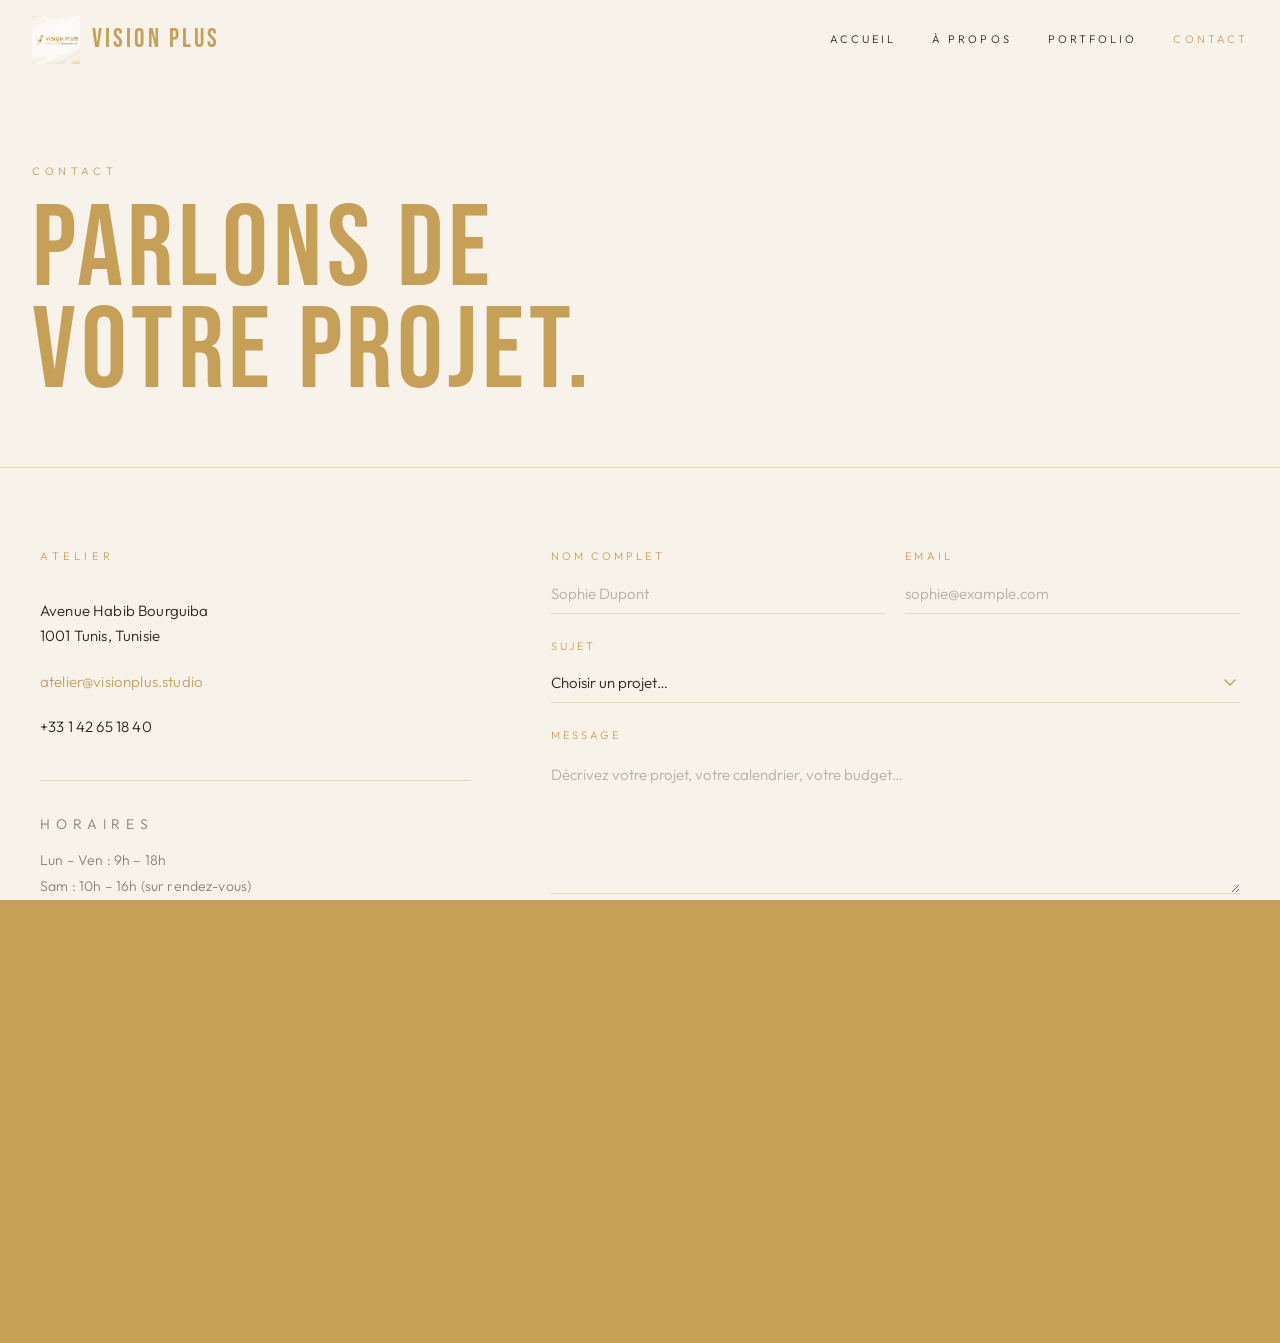
<file: contact.html>
<!DOCTYPE html>
<html lang="fr">
  <head>
    <meta charset="UTF-8" />
    <meta name="viewport" content="width=device-width, initial-scale=1.0" />
    <title>Contact — Vision Plus</title>
    <meta name="description" content="Contactez Vision Plus pour vos projets de photographie : portrait, mode, mariage et éditorial à Paris." />
    <link rel="icon" href="img/favicon.jpg" type="image/jpeg" />
    <link rel="apple-touch-icon" href="img/logo.jpg" />
    <link rel="preconnect" href="https://fonts.googleapis.com" />
    <link rel="preconnect" href="https://fonts.gstatic.com" crossorigin />
    <link href="https://fonts.googleapis.com/css2?family=Bebas+Neue&family=Cormorant+Garamond:ital,wght@0,400;0,500;0,600;1,400&family=Outfit:wght@300;400;500;600&display=swap" rel="stylesheet" />
    <link rel="stylesheet" href="css/styles.css" />
    <link rel="stylesheet" href="css/animations.css" />
  </head>
  <body class="page-contact">
    <div class="page-transition" aria-hidden="true"></div>

    <a class="skip-link" href="#contact">Aller au contenu</a>

    <header class="site-header" id="site-header">
      <a class="logo" href="index.html">
        <img src="img/logo.jpg" alt="" width="793" height="793" />
        <span>Vision Plus</span>
      </a>
      <nav class="nav" aria-label="Navigation principale">
        <a href="index.html">Accueil</a>
        <a href="a-propos.html">À propos</a>
        <a href="portfolio.html">Portfolio</a>
        <a href="contact.html" class="is-active">Contact</a>
      </nav>
      <button class="menu-toggle" type="button" aria-expanded="false" aria-controls="mobile-menu">Menu</button>
    </header>

    <div class="mobile-menu" id="mobile-menu" hidden>
      <a href="index.html">Accueil</a>
      <a href="a-propos.html">À propos</a>
      <a href="portfolio.html">Portfolio</a>
      <a href="contact.html">Contact</a>
    </div>

    <main>
      <!-- PAGE HERO -->
      <section class="page-hero" id="contact">
        <div class="page-hero__inner">
          <p class="eyebrow reveal-up" style="--delay:.1s">Contact</p>
          <h1 class="reveal-up" style="--delay:.25s">Parlons de<br />votre projet.</h1>
        </div>
      </section>

      <!-- CONTACT SECTION -->
      <section class="contact-section">
        <div class="contact-section__inner">
          <div class="contact-info reveal-left">
            <p class="eyebrow">Atelier</p>
            <address>
              <p>Avenue Habib Bourguiba<br />1001 Tunis, Tunisie</p>
              <p>
                <a href="mailto:atelier@visionplus.studio">atelier@visionplus.studio</a>
              </p>
              <p>+33 1 42 65 18 40</p>
            </address>
            <div class="contact-hours">
              <p class="eyebrow">Horaires</p>
              <p>Lun – Ven : 9h – 18h</p>
              <p>Sam : 10h – 16h (sur rendez-vous)</p>
            </div>
          </div>

          <form class="contact-form reveal-right" id="contact-form" novalidate>
            <div class="form-row">
              <div class="form-field">
                <label for="name">Nom complet</label>
                <input type="text" id="name" name="name" required autocomplete="name" placeholder="Sophie Dupont" />
              </div>
              <div class="form-field">
                <label for="email">Email</label>
                <input type="email" id="email" name="email" required autocomplete="email" placeholder="sophie@example.com" />
              </div>
            </div>
            <div class="form-field">
              <label for="subject">Sujet</label>
              <select id="subject" name="subject">
                <option value="">Choisir un projet…</option>
                <option value="portrait">Portrait</option>
                <option value="mode">Mode / Éditorial</option>
                <option value="mariage">Mariage</option>
                <option value="autre">Autre</option>
              </select>
            </div>
            <div class="form-field">
              <label for="message">Message</label>
              <textarea id="message" name="message" rows="5" required placeholder="Décrivez votre projet, votre calendrier, votre budget…"></textarea>
            </div>
            <button class="btn btn--gold" type="submit">Envoyer le message</button>
            <p class="form-status" id="form-status" aria-live="polite"></p>
          </form>
        </div>
      </section>
    </main>

    <footer class="site-footer">
      <div class="footer__brand">
        <img class="footer__logo" src="img/logo.jpg" alt="Vision Plus" width="793" height="793" />
        <p>Immortalisez chaque instant</p>
      </div>
      <div class="footer__meta">
        <p>12 rue de Penthièvre<br />75008 Paris</p>
        <p>
          <a href="mailto:atelier@visionplus.studio">atelier@visionplus.studio</a><br />
          +33 1 42 65 18 40
        </p>
      </div>
      <nav class="footer__nav">
        <a href="index.html">Accueil</a>
        <a href="a-propos.html">À propos</a>
        <a href="portfolio.html">Portfolio</a>
        <a href="contact.html">Contact</a>
      </nav>
      <p class="footer__copy">© 2026 Vision Plus — Tous droits réservés</p>
    </footer>

    <script src="js/main.js"></script>
    <script src="js/animations.js"></script>
    <script src="js/contact.js"></script>
  </body>
</html>
</file>
<file: css/styles.css>
:root {
  --bg: #f7f3eb;
  --bg-elevated: #fffdf8;
  --gold: #c6a056;
  --gold-deep: #9a7a32;
  --gold-soft: #e6d3a4;
  --fg: #2a2418;
  --muted: #8a8174;
  --line: rgba(198, 160, 86, 0.35);
  --white: #fffcf6;
  --font-display: "Bebas Neue", sans-serif;
  --font-serif: "Cormorant Garamond", serif;
  --font-sans: "Outfit", sans-serif;
  --header-h: 80px;
  --gap: 8px;
}

*,
*::before,
*::after {
  box-sizing: border-box;
  margin: 0;
  padding: 0;
  border-radius: 0;
}

html {
  scroll-behavior: smooth;
  scroll-padding-top: var(--header-h);
}

body {
  background: var(--bg);
  color: var(--fg);
  font-family: var(--font-sans);
  font-weight: 300;
  line-height: 1.6;
  letter-spacing: 0.01em;
  -webkit-font-smoothing: antialiased;
}

img {
  display: block;
  max-width: 100%;
  border-radius: 0;
}

a {
  color: inherit;
  text-decoration: none;
}

button {
  font: inherit;
  color: inherit;
  background: none;
  border: 0;
  cursor: pointer;
  border-radius: 0;
}

.skip-link {
  position: absolute;
  left: 16px;
  top: -40px;
  z-index: 100;
  background: var(--gold);
  color: var(--white);
  padding: 8px 16px;
  text-transform: uppercase;
  letter-spacing: 0.14em;
  font-size: 12px;
}

.skip-link:focus {
  top: 16px;
}

.eyebrow {
  font-size: 11px;
  letter-spacing: 0.42em;
  text-transform: uppercase;
  color: var(--gold);
  margin-bottom: 18px;
}

h1,
h2 {
  font-family: var(--font-display);
  font-weight: 400;
  line-height: 0.9;
  letter-spacing: 0.04em;
  color: var(--gold);
}

.btn {
  display: inline-flex;
  align-items: center;
  justify-content: center;
  min-height: 48px;
  padding: 0 28px;
  border: 1px solid var(--gold);
  color: var(--gold);
  text-transform: uppercase;
  letter-spacing: 0.22em;
  font-size: 11px;
  font-weight: 500;
  background: transparent;
  transition: background 0.25s ease, color 0.25s ease;
}

.btn:hover,
.btn:focus-visible {
  background: var(--gold);
  color: var(--white);
}

/* Header */

.site-header {
  position: fixed;
  inset: 0 0 auto;
  z-index: 40;
  height: var(--header-h);
  display: flex;
  align-items: center;
  justify-content: space-between;
  padding: 0 32px;
  background: rgba(247, 243, 235, 0.72);
  transition: background 0.3s ease, border-color 0.3s ease;
  border-bottom: 1px solid transparent;
}

.site-header.is-scrolled {
  background: rgba(247, 243, 235, 0.96);
  border-bottom-color: var(--line);
}

.logo {
  display: flex;
  align-items: center;
  gap: 12px;
  color: var(--gold);
  font-family: var(--font-display);
  font-size: 26px;
  letter-spacing: 0.12em;
}

.logo img {
  height: 48px;
  width: 48px;
  object-fit: cover;
}

.nav {
  display: flex;
  gap: 36px;
}

.nav a {
  font-size: 11px;
  letter-spacing: 0.28em;
  text-transform: uppercase;
  color: var(--fg);
}

.nav a:hover,
.nav a.is-active {
  color: var(--gold);
}

.menu-toggle {
  display: none;
  font-size: 11px;
  letter-spacing: 0.28em;
  text-transform: uppercase;
  color: var(--gold);
}

.mobile-menu {
  position: fixed;
  inset: 0;
  z-index: 35;
  background: var(--bg);
  display: flex;
  flex-direction: column;
  justify-content: center;
  gap: 28px;
  padding: 96px 32px;
}

.mobile-menu a {
  font-family: var(--font-display);
  font-size: clamp(48px, 12vw, 88px);
  letter-spacing: 0.06em;
  line-height: 0.95;
  color: var(--gold);
}

.mobile-menu[hidden] {
  display: none;
}

/* Hero / Accueil */

.hero {
  position: relative;
  min-height: 100vh;
  display: flex;
  flex-direction: column;
  justify-content: center;
  overflow: hidden;
}

.hero__bands {
  position: absolute;
  inset: 0;
  display: flex;
  flex-direction: column;
  gap: var(--gap);
  padding: calc(var(--header-h) + 8px) 0 8px;
}

.marquee {
  flex: 1;
  overflow: hidden;
  min-height: 0;
}

.marquee__track {
  display: flex;
  width: max-content;
  height: 100%;
  will-change: transform;
  animation: marquee 48s linear infinite;
}

.marquee--reverse .marquee__track {
  animation-duration: 56s;
  animation-direction: reverse;
}

.marquee:hover .marquee__track {
  animation-play-state: paused;
}

.marquee__group {
  display: flex;
  gap: var(--gap);
  padding-right: var(--gap);
  height: 100%;
}

.marquee img {
  height: 100%;
  width: min(32vw, 420px);
  max-width: none;
  flex-shrink: 0;
  object-fit: cover;
  pointer-events: none;
}

@keyframes marquee {
  from {
    transform: translateX(0);
  }
  to {
    transform: translateX(-50%);
  }
}

.hero__veil {
  position: absolute;
  inset: 0;
  background: linear-gradient(
    180deg,
    rgba(247, 243, 235, 0.28) 0%,
    rgba(247, 243, 235, 0.58) 48%,
    rgba(247, 243, 235, 0.34) 100%
  );
  pointer-events: none;
}

.hero__content {
  position: relative;
  z-index: 2;
  text-align: center;
  padding: 0 24px;
}

.hero__content h1 {
  font-size: clamp(72px, 12vw, 160px);
  letter-spacing: 0.08em;
  background: linear-gradient(180deg, #f3e4b8 0%, #c6a056 46%, #8d6c2c 100%);
  -webkit-background-clip: text;
  background-clip: text;
  color: transparent;
  filter: drop-shadow(0 10px 28px rgba(42, 36, 24, 0.28));
}

.hero__tagline {
  font-family: var(--font-serif);
  font-size: clamp(20px, 2.4vw, 32px);
  font-style: italic;
  font-weight: 400;
  color: var(--fg);
  margin: 8px 0 36px;
}

/* hero__scroll removed */

.statement {
  padding: 44px 32px;
  text-align: center;
  font-family: var(--font-display);
  font-size: clamp(28px, 5vw, 56px);
  letter-spacing: 0.1em;
  line-height: 1;
  color: var(--gold);
  background: var(--white);
}

/* About */

.about {
  padding: 120px 32px;
  background: var(--bg);
}

.about__grid {
  max-width: 1280px;
  margin: 0 auto;
  display: grid;
  grid-template-columns: minmax(280px, 0.9fr) 1.1fr;
  gap: 72px;
  align-items: center;
}

.about__portrait img {
  width: 100%;
  height: min(78vh, 760px);
  object-fit: cover;
}

.about__portrait figcaption {
  margin-top: 14px;
  font-size: 11px;
  letter-spacing: 0.28em;
  text-transform: uppercase;
  color: var(--gold);
}

.about h2 {
  font-size: clamp(44px, 6vw, 84px);
  max-width: 12ch;
  margin-bottom: 28px;
}

.lead {
  font-family: var(--font-serif);
  font-size: clamp(22px, 2vw, 28px);
  line-height: 1.45;
  margin-bottom: 22px;
  color: var(--fg);
}

.about__copy p {
  color: #5c564b;
  max-width: 58ch;
}

.facts {
  display: grid;
  grid-template-columns: repeat(3, minmax(0, 1fr));
  gap: 24px;
  margin-top: 56px;
}

.facts dt {
  font-family: var(--font-display);
  font-size: 42px;
  letter-spacing: 0.06em;
  color: var(--gold);
}

.facts dd {
  font-size: 11px;
  letter-spacing: 0.22em;
  text-transform: uppercase;
  color: var(--muted);
  margin-top: 6px;
}

/* Portfolio */

.portfolio {
  padding: 40px 32px 120px;
  background: var(--white);
}

.portfolio__header {
  max-width: 1280px;
  margin: 0 auto 48px;
  display: flex;
  justify-content: space-between;
  align-items: flex-end;
  gap: 32px;
}

.portfolio h2 {
  font-size: clamp(44px, 6vw, 84px);
}

.filters {
  display: flex;
  flex-wrap: wrap;
  gap: 8px;
}

.filter {
  min-height: 40px;
  padding: 0 16px;
  border: 1px solid transparent;
  font-size: 11px;
  letter-spacing: 0.22em;
  text-transform: uppercase;
  color: var(--muted);
}

.filter:hover,
.filter:focus-visible {
  color: var(--gold);
  border-color: var(--line);
}

.filter.is-active {
  color: var(--white);
  background: var(--gold);
  border-color: var(--gold);
}

.gallery {
  max-width: 1280px;
  margin: 0 auto;
  display: grid;
  grid-template-columns: repeat(3, minmax(0, 1fr));
  gap: var(--gap);
}

.work {
  position: relative;
  isolation: isolate;
  min-height: 320px;
  overflow: hidden;
  background: var(--bg);
}

.work > button,
.work figure {
  display: block;
  width: 100%;
  height: 100%;
  position: relative;
}

.work[hidden] {
  display: none;
}

.work img {
  width: 100%;
  height: 100%;
  min-height: 320px;
  object-fit: cover;
  transition: transform 0.6s ease, opacity 0.4s ease;
}

.work:hover img,
.work:focus-visible img {
  transform: scale(1.04);
  opacity: 0.78;
}

.work figcaption {
  position: absolute;
  left: 0;
  right: 0;
  bottom: 0;
  padding: 18px 20px;
  background: var(--white);
  transform: translateY(100%);
  transition: transform 0.35s ease;
}

.work:hover figcaption,
.work:focus-within figcaption {
  transform: translateY(0);
}

.work h3 {
  font-family: var(--font-display);
  font-size: 22px;
  letter-spacing: 0.08em;
  color: var(--gold);
}

.work p {
  font-size: 11px;
  letter-spacing: 0.22em;
  text-transform: uppercase;
  color: var(--muted);
  margin-top: 4px;
}

/* Footer */

.site-footer {
  border-top: 1px solid var(--line);
  padding: 56px 32px 40px;
  display: grid;
  grid-template-columns: 1.4fr 1fr 1fr auto;
  gap: 32px;
  align-items: end;
  max-width: 1344px;
  margin: 0 auto;
  background: var(--bg);
}

.footer__nav {
  display: flex;
  flex-direction: column;
  gap: 10px;
}

.footer__nav a {
  font-size: 11px;
  letter-spacing: 0.22em;
  text-transform: uppercase;
  color: var(--muted);
  transition: color 0.2s ease;
}

.footer__nav a:hover {
  color: var(--gold);
}

.footer__logo {
  height: 88px;
  width: auto;
  margin-bottom: 8px;
}

.footer__brand p:last-child,
.footer__meta,
.footer__copy {
  font-size: 13px;
  color: var(--muted);
}

.footer__meta a:hover {
  color: var(--gold);
}

/* Lightbox */

.lightbox {
  position: fixed;
  inset: 0;
  z-index: 60;
  background: var(--bg);
  display: grid;
  grid-template-columns: auto 1fr auto;
  align-items: center;
  gap: 16px;
  padding: 72px 24px 32px;
}

.lightbox[hidden] {
  display: none;
}

.lightbox figure {
  max-height: 100%;
  display: flex;
  flex-direction: column;
  align-items: center;
}

.lightbox img {
  max-height: calc(100vh - 160px);
  width: auto;
  max-width: 100%;
  object-fit: contain;
}

.lightbox figcaption {
  margin-top: 16px;
  font-size: 12px;
  letter-spacing: 0.2em;
  text-transform: uppercase;
  color: var(--gold);
}

.lightbox__close,
.lightbox__prev,
.lightbox__next {
  font-size: 11px;
  letter-spacing: 0.24em;
  text-transform: uppercase;
  min-height: 44px;
  padding: 0 14px;
  border: 1px solid var(--line);
  color: var(--gold);
}

.lightbox__close {
  position: absolute;
  top: 20px;
  right: 24px;
}

.lightbox__close:hover,
.lightbox__prev:hover,
.lightbox__next:hover,
.lightbox__close:focus-visible,
.lightbox__prev:focus-visible,
.lightbox__next:focus-visible {
  border-color: var(--gold);
  background: var(--gold);
  color: var(--white);
}

body.menu-open,
body.lightbox-open {
  overflow: hidden;
}

@media (max-width: 960px) {
  .nav {
    display: none;
  }

  .menu-toggle {
    display: block;
  }

  .about__grid,
  .portfolio__header,
  .site-footer,
  .gallery {
    grid-template-columns: 1fr;
  }

  .portfolio__header {
    align-items: flex-start;
    flex-direction: column;
  }

  .about__portrait img {
    height: 62vh;
  }

  .facts {
    grid-template-columns: 1fr;
    gap: 20px;
  }

  .marquee img {
    width: 70vw;
  }

  .lightbox {
    grid-template-columns: 1fr;
    padding: 88px 16px 24px;
  }

  .lightbox__prev,
  .lightbox__next {
    justify-self: stretch;
  }

  .footer__nav {
    display: none;
  }

  .services__grid,
  .team__grid {
    grid-template-columns: repeat(2, 1fr);
  }

  .contact-section__inner {
    grid-template-columns: 1fr;
  }
}

@media (max-width: 640px) {
  .site-header,
  .about,
  .portfolio,
  .site-footer {
    padding-left: 20px;
    padding-right: 20px;
  }

  .about {
    padding-top: 88px;
  }

  .hero__content h1 {
    font-size: 16vw;
  }

  .logo img {
    height: 52px;
  }

  .work,
  .work img {
    min-height: 260px;
  }

  .services__grid,
  .team__grid {
    grid-template-columns: 1fr;
  }

  .form-row {
    grid-template-columns: 1fr;
  }
}

@media (prefers-reduced-motion: reduce) {
  html {
    scroll-behavior: auto;
  }

  .marquee__track,
  .work img,
  .work figcaption {
    animation: none;
    transition: none;
  }

  .marquee {
    overflow-x: auto;
  }
}

/* =============================================
   PAGE HERO (inner pages)
   ============================================= */

.page-hero {
  min-height: 52vh;
  display: flex;
  align-items: flex-end;
  padding: calc(var(--header-h) + 48px) 32px 64px;
  background: var(--bg);
  border-bottom: 1px solid var(--line);
}

.page-hero__inner {
  max-width: 1280px;
  width: 100%;
  margin: 0 auto;
}

.page-hero h1 {
  font-size: clamp(56px, 9vw, 128px);
  line-height: 0.88;
  margin-top: 20px;
}

/* =============================================
   SERVICES (home)
   ============================================= */

.services {
  padding: 96px 32px 112px;
  background: var(--bg);
}

.services__inner {
  max-width: 1280px;
  margin: 0 auto;
}

.services h2 {
  font-size: clamp(40px, 5.5vw, 80px);
  margin-bottom: 56px;
}

.services__grid {
  display: grid;
  grid-template-columns: repeat(4, minmax(0, 1fr));
  gap: 20px;
}

/* Tablet */
@media (max-width: 1024px) {
  .services__grid {
    grid-template-columns: repeat(2, 1fr);
    gap: 16px;
  }
}

/* Mobile — horizontal snap scroll */
@media (max-width: 640px) {
  .services__grid {
    display: flex;
    flex-direction: row;
    overflow-x: auto;
    scroll-snap-type: x mandatory;
    -webkit-overflow-scrolling: touch;
    gap: 14px;
    padding-bottom: 16px;
    /* hide scrollbar */
    scrollbar-width: none;
  }
  .services__grid::-webkit-scrollbar {
    display: none;
  }
  .services__grid .service-card {
    flex: 0 0 72vw;
    max-width: 300px;
    scroll-snap-align: start;
  }
  /* First card slight indent so it aligns with text */
  .services__grid .service-card:first-child {
    scroll-snap-align: start;
  }
}

.service-card {
  display: flex;
  flex-direction: column;
  background: var(--bg-elevated);
  overflow: hidden;
}

.service-card__img {
  overflow: hidden;
  aspect-ratio: 4 / 5;
}

.service-card__img img {
  width: 100%;
  height: 100%;
  object-fit: cover;
  transition: transform 0.65s ease;
}

.service-card:hover .service-card__img img {
  transform: scale(1.05);
}

.service-card__body {
  padding: 24px 20px 28px;
  flex: 1;
  display: flex;
  flex-direction: column;
  gap: 10px;
}

.service-card h3 {
  font-family: var(--font-display);
  font-size: 28px;
  letter-spacing: 0.08em;
  color: var(--gold);
}

.service-card p {
  font-size: 14px;
  color: var(--muted);
  flex: 1;
}

.service-card__link {
  font-size: 11px;
  letter-spacing: 0.28em;
  text-transform: uppercase;
  color: var(--gold);
  margin-top: 4px;
  transition: letter-spacing 0.3s ease;
}

.service-card__link:hover {
  letter-spacing: 0.38em;
}

/* =============================================
   CTA BAND
   ============================================= */

.cta-band {
  padding: 96px 32px;
  background: var(--fg);
  text-align: center;
}

.cta-band__inner {
  max-width: 640px;
  margin: 0 auto;
  display: flex;
  flex-direction: column;
  align-items: center;
  gap: 20px;
}

.cta-band .eyebrow {
  color: var(--gold-soft);
}

.cta-band h2 {
  font-size: clamp(40px, 6vw, 80px);
  color: var(--white);
}

.btn--light {
  border-color: var(--gold-soft);
  color: var(--gold-soft);
}

.btn--light:hover,
.btn--light:focus-visible {
  background: var(--gold);
  border-color: var(--gold);
  color: var(--white);
}

.btn--gold {
  background: var(--gold);
  color: var(--white);
  border-color: var(--gold);
}

.btn--gold:hover,
.btn--gold:focus-visible {
  background: var(--gold-deep);
  border-color: var(--gold-deep);
}

/* statement-wrap */
.statement-wrap {
  background: var(--white);
}

/* =============================================
   TEAM (about page)
   ============================================= */

.team {
  padding: 96px 32px;
  background: var(--white);
}

.team__inner {
  max-width: 1280px;
  margin: 0 auto;
}

.team h2 {
  font-size: clamp(40px, 5.5vw, 80px);
  margin-bottom: 56px;
}

.team__grid {
  display: grid;
  grid-template-columns: repeat(4, minmax(0, 1fr));
  gap: 20px;
}

.team-card {
  display: flex;
  flex-direction: column;
}

.team-card__img {
  overflow: hidden;
  aspect-ratio: 3 / 4;
  margin-bottom: 20px;
}

.team-card__img img {
  width: 100%;
  height: 100%;
  object-fit: cover;
  transition: transform 0.65s ease;
}

.team-card:hover .team-card__img img {
  transform: scale(1.04);
}

.team-card h3 {
  font-family: var(--font-display);
  font-size: 24px;
  letter-spacing: 0.08em;
  color: var(--gold);
}

.team-card p {
  font-size: 11px;
  letter-spacing: 0.22em;
  text-transform: uppercase;
  color: var(--muted);
  margin-top: 6px;
}

/* =============================================
   PORTFOLIO PAGE (standalone)
   ============================================= */

.portfolio--page {
  padding: 48px 32px 120px;
}

.portfolio--page .portfolio__header {
  max-width: 1280px;
  margin: 0 auto 48px;
}

/* =============================================
   CONTACT PAGE
   ============================================= */

.contact-section {
  padding: 80px 32px 120px;
  background: var(--bg);
}

.contact-section__inner {
  max-width: 1200px;
  margin: 0 auto;
  display: grid;
  grid-template-columns: 1fr 1.6fr;
  gap: 80px;
  align-items: start;
}

.contact-info address {
  font-style: normal;
  margin-top: 32px;
  display: flex;
  flex-direction: column;
  gap: 20px;
}

.contact-info address p {
  font-size: 15px;
  line-height: 1.7;
  color: var(--fg);
}

.contact-info address a {
  color: var(--gold);
  text-decoration: underline;
  text-decoration-color: transparent;
  transition: text-decoration-color 0.25s ease;
}

.contact-info address a:hover {
  text-decoration-color: var(--gold);
}

.contact-hours {
  margin-top: 40px;
  padding-top: 32px;
  border-top: 1px solid var(--line);
}

.contact-hours .eyebrow {
  margin-bottom: 14px;
}

.contact-hours p {
  font-size: 14px;
  color: var(--muted);
  margin-bottom: 4px;
}

/* Form */
.contact-form {
  display: flex;
  flex-direction: column;
  gap: 24px;
}

.form-row {
  display: grid;
  grid-template-columns: 1fr 1fr;
  gap: 20px;
}

.form-field {
  display: flex;
  flex-direction: column;
  gap: 8px;
}

.form-field label {
  font-size: 11px;
  letter-spacing: 0.28em;
  text-transform: uppercase;
  color: var(--gold);
}

.form-field input,
.form-field textarea,
.form-field select {
  font-family: var(--font-sans);
  font-size: 15px;
  font-weight: 300;
  color: var(--fg);
  background: transparent;
  border: none;
  border-bottom: 1px solid var(--line);
  padding: 10px 0;
  outline: none;
  box-shadow: 0 1px 0 0 transparent;
  transition: border-color 0.25s ease, box-shadow 0.25s ease;
  width: 100%;
  -webkit-appearance: none;
}

.form-field select {
  cursor: pointer;
  background-image: url("data:image/svg+xml,%3Csvg xmlns='http://www.w3.org/2000/svg' width='12' height='8' viewBox='0 0 12 8'%3E%3Cpath d='M1 1l5 5 5-5' stroke='%23c6a056' stroke-width='1.5' fill='none' stroke-linecap='round'/%3E%3C/svg%3E");
  background-repeat: no-repeat;
  background-position: right 4px center;
  padding-right: 24px;
}

.form-field input:focus,
.form-field textarea:focus,
.form-field select:focus {
  border-bottom-color: var(--gold);
  box-shadow: 0 2px 0 0 var(--gold);
}

.form-field textarea {
  resize: vertical;
  min-height: 120px;
  line-height: 1.6;
}

.form-field input::placeholder,
.form-field textarea::placeholder {
  color: var(--muted);
  opacity: 0.6;
}

.form-status {
  font-size: 13px;
  letter-spacing: 0.1em;
  color: var(--gold);
  min-height: 1.5em;
}
</file>
<file: css/animations.css>
/* =========================================================
   animations.css  — Vision Plus
   Scroll-reveal, page transitions, hero letter-by-letter,
   stagger reveals, counter up
   ========================================================= */

/* Page transition overlay */
.page-transition {
  position: fixed;
  inset: 0;
  z-index: 9999;
  background: var(--gold);
  transform: translateY(100%);
  pointer-events: none;
}

.page-transition.is-entering {
  animation: pt-enter 0.55s cubic-bezier(0.76, 0, 0.24, 1) forwards;
}

.page-transition.is-leaving {
  animation: pt-leave 0.45s cubic-bezier(0.76, 0, 0.24, 1) forwards;
}

@keyframes pt-enter {
  from { transform: translateY(100%); }
  50%  { transform: translateY(0); }
  to   { transform: translateY(0); }
}

@keyframes pt-leave {
  from { transform: translateY(0); }
  to   { transform: translateY(-100%); }
}

/* ---- Scroll Reveal base ---- */

.reveal-up,
.reveal-left,
.reveal-right,
.reveal-fade {
  opacity: 0;
  transition:
    opacity 0.75s cubic-bezier(0.25, 0.46, 0.45, 0.94) var(--delay, 0s),
    transform 0.75s cubic-bezier(0.25, 0.46, 0.45, 0.94) var(--delay, 0s);
}

.reveal-up    { transform: translateY(42px); }
.reveal-left  { transform: translateX(-52px); }
.reveal-right { transform: translateX(52px); }
.reveal-fade  { transform: scale(0.97); }

.reveal-up.is-visible,
.reveal-left.is-visible,
.reveal-right.is-visible,
.reveal-fade.is-visible {
  opacity: 1;
  transform: none;
}

/* ---- Hero character reveal ---- */

.char-reveal {
  display: inline-block;
  overflow: hidden;
}

.char-reveal .char {
  display: inline-block;
  transform: translateY(110%);
  opacity: 0;
  animation: char-in 0.65s cubic-bezier(0.16, 1, 0.3, 1) forwards;
}

@keyframes char-in {
  to { transform: translateY(0); opacity: 1; }
}

/* ---- Service cards hover lift ---- */
.service-card {
  transition: transform 0.4s ease, box-shadow 0.4s ease;
}
.service-card:hover {
  transform: translateY(-6px);
  box-shadow: 0 20px 56px rgba(42, 36, 24, 0.14);
}

/* ---- Team cards hover ---- */
.team-card {
  transition: transform 0.4s ease;
}
.team-card:hover {
  transform: translateY(-4px);
}

/* ---- Gallery items stagger reveal ---- */
.gallery .work {
  opacity: 0;
  transform: translateY(32px);
  transition: opacity 0.6s ease, transform 0.6s ease;
}
.gallery .work.is-visible {
  opacity: 1;
  transform: none;
}

/* ---- Fact counter pulse ---- */
.facts dt {
  transition: color 0.3s ease;
}
.facts dt.counted {
  animation: count-pulse 0.4s ease;
}
@keyframes count-pulse {
  0%   { transform: scale(1); }
  50%  { transform: scale(1.08); color: var(--gold-soft); }
  100% { transform: scale(1); }
}

/* ---- CTA band parallax bg ---- */
.cta-band {
  background-attachment: fixed;
  background-size: cover;
  background-position: center;
}

/* ---- Lightbox fade ---- */
.lightbox:not([hidden]) {
  animation: lb-in 0.3s ease forwards;
}
@keyframes lb-in {
  from { opacity: 0; }
  to   { opacity: 1; }
}

/* ---- Form field focus line ---- */
.form-field input,
.form-field textarea,
.form-field select {
  position: relative;
}
.form-field input:focus,
.form-field textarea:focus,
.form-field select:focus {
  animation: field-focus 0.3s ease forwards;
}
@keyframes field-focus {
  from { box-shadow: 0 1px 0 0 var(--line); }
  to   { box-shadow: 0 2px 0 0 var(--gold); }
}

/* ---- Mobile menu slide ---- */
.mobile-menu:not([hidden]) {
  animation: menu-in 0.4s cubic-bezier(0.16, 1, 0.3, 1) forwards;
}
@keyframes menu-in {
  from { opacity: 0; transform: translateY(-16px); }
  to   { opacity: 1; transform: none; }
}

/* Reduced motion */
@media (prefers-reduced-motion: reduce) {
  .reveal-up,
  .reveal-left,
  .reveal-right,
  .reveal-fade,
  .char-reveal .char,
  .page-transition,
  .service-card,
  .team-card,
  .gallery .work {
    animation: none !important;
    transition: none !important;
    opacity: 1 !important;
    transform: none !important;
  }
}
</file>
